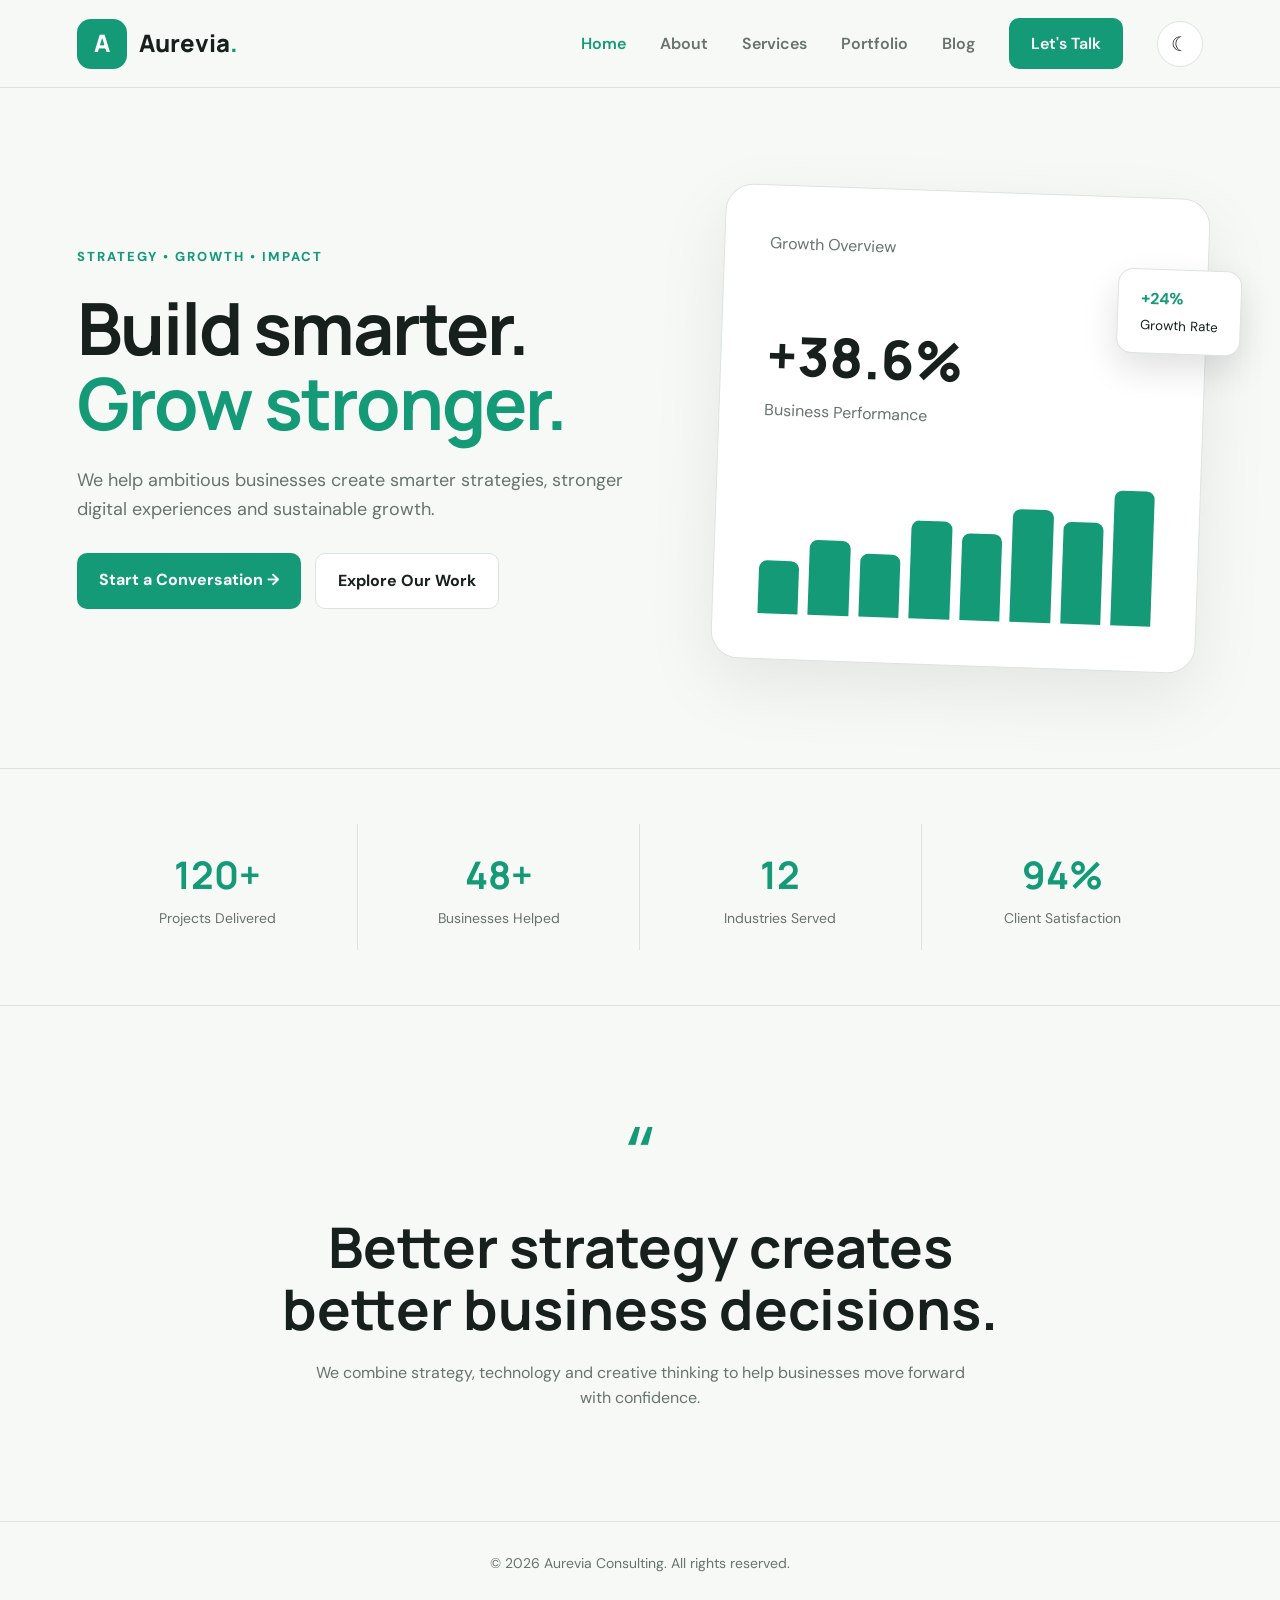
<file: index.html>
<!DOCTYPE html>
<html lang="en">
<head>
    <meta charset="UTF-8">
    <meta name="viewport" content="width=device-width, initial-scale=1.0">
    <title>Aurevia | Business Consulting</title>

    <link rel="preconnect" href="https://fonts.googleapis.com">
    <link rel="preconnect" href="https://fonts.gstatic.com" crossorigin>
    <link href="https://fonts.googleapis.com/css2?family=DM+Sans:wght@400;500;600;700&family=Manrope:wght@600;700;800&display=swap" rel="stylesheet">

    <link rel="stylesheet" href="style.css">
</head>

<body>

<header class="navbar">
    <a href="index.html" class="logo">
        <span class="logo-box">A</span>
        <span>Aurevia<span class="dot">.</span></span>
    </a>

    <nav>
        <a class="active" href="index.html">Home</a>
        <a href="about.html">About</a>
        <a href="services.html">Services</a>
        <a href="portfolio.html">Portfolio</a>
        <a href="blog.html">Blog</a>
        <a href="contact.html" class="talk-btn">Let's Talk</a>
        <button id="themeBtn" class="theme-btn">☾</button>
    </nav>
</header>


<main>

<section class="hero">

    <div class="hero-content">

        <p class="eyebrow">STRATEGY • GROWTH • IMPACT</p>

        <h1>
            Build smarter.<br>
            <span>Grow stronger.</span>
        </h1>

        <p class="hero-text">
            We help ambitious businesses create smarter strategies,
            stronger digital experiences and sustainable growth.
        </p>

        <div class="hero-buttons">
            <a href="contact.html" class="primary-btn">
                Start a Conversation →
            </a>

            <a href="portfolio.html" class="secondary-btn">
                Explore Our Work
            </a>
        </div>

    </div>


    <div class="growth-card">

        <div class="card-label">Growth Overview</div>

        <div class="growth-number">+38.6%</div>

        <p>Business Performance</p>

        <div class="chart">
            <span style="height:35%"></span>
            <span style="height:50%"></span>
            <span style="height:42%"></span>
            <span style="height:65%"></span>
            <span style="height:58%"></span>
            <span style="height:75%"></span>
            <span style="height:68%"></span>
            <span style="height:90%"></span>
        </div>

        <div class="growth-badge">
            <strong>+24%</strong>
            <small>Growth Rate</small>
        </div>

    </div>

</section>


<section class="stats">

    <div>
        <strong>120+</strong>
        <span>Projects Delivered</span>
    </div>

    <div>
        <strong>48+</strong>
        <span>Businesses Helped</span>
    </div>

    <div>
        <strong>12</strong>
        <span>Industries Served</span>
    </div>

    <div>
        <strong>94%</strong>
        <span>Client Satisfaction</span>
    </div>

</section>


<section class="quote-section">

    <p class="quote-mark">“</p>

    <h2>
        Better strategy creates<br>
        better business decisions.
    </h2>

    <p>
        We combine strategy, technology and creative thinking
        to help businesses move forward with confidence.
    </p>

</section>

</main>


<footer>
    <p>© 2026 Aurevia Consulting. All rights reserved.</p>
</footer>


<script src="script.js"></script>
</body>
</html>
</file>
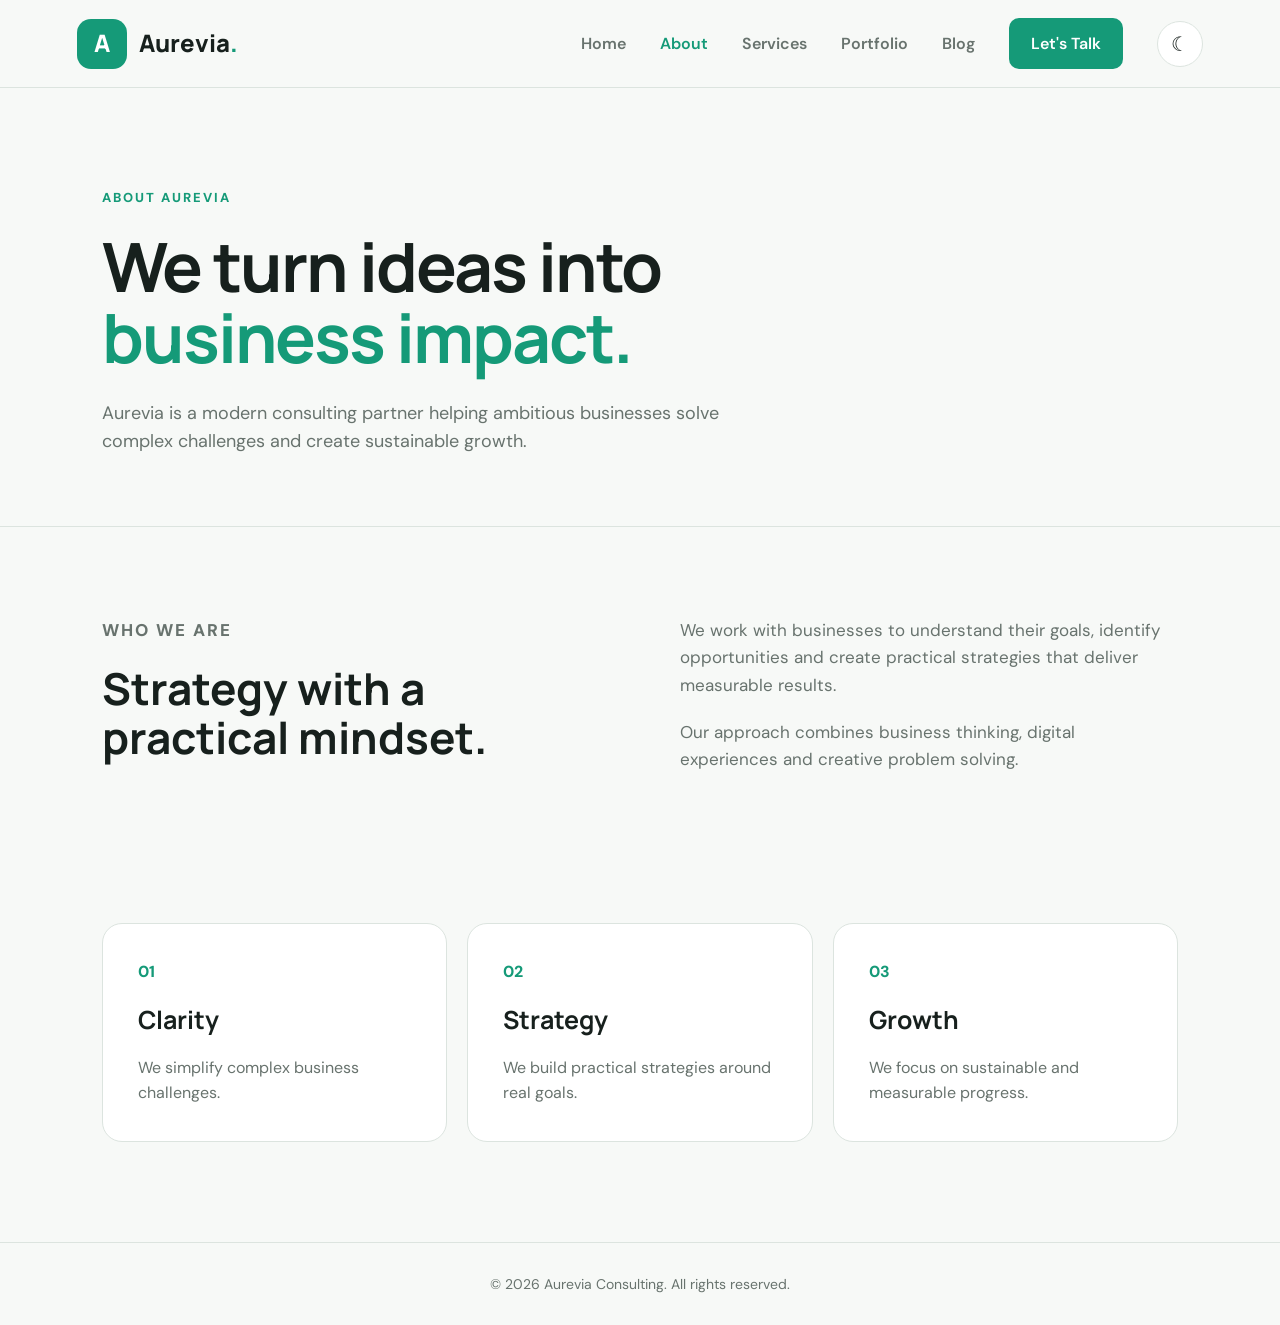
<file: about.html>
<!DOCTYPE html>
<html lang="en">
<head>
    <meta charset="UTF-8">
    <meta name="viewport" content="width=device-width, initial-scale=1.0">

    <title>About | Aurevia</title>

    <link rel="preconnect" href="https://fonts.googleapis.com">
    <link rel="preconnect" href="https://fonts.gstatic.com" crossorigin>

    <link href="https://fonts.googleapis.com/css2?family=DM+Sans:wght@400;500;600;700&family=Manrope:wght@600;700;800&display=swap" rel="stylesheet">

    <link rel="stylesheet" href="style.css">
</head>

<body>

<header class="navbar">

    <a href="index.html" class="logo">
        <span class="logo-box">A</span>
        <span>Aurevia<span class="dot">.</span></span>
    </a>

    <nav>
        <a href="index.html">Home</a>
        <a class="active" href="about.html">About</a>
        <a href="services.html">Services</a>
        <a href="portfolio.html">Portfolio</a>
        <a href="blog.html">Blog</a>
        <a href="contact.html" class="talk-btn">Let's Talk</a>
        <button id="themeBtn" class="theme-btn">☾</button>
    </nav>

</header>


<section class="page-hero">

    <p class="eyebrow">ABOUT AUREVIA</p>

    <h1>We turn ideas into<br><span>business impact.</span></h1>

    <p>
        Aurevia is a modern consulting partner helping ambitious
        businesses solve complex challenges and create sustainable growth.
    </p>

</section>


<section class="content-section">

    <div>
        <p class="section-label">WHO WE ARE</p>
        <h2>Strategy with a practical mindset.</h2>
    </div>

    <div>
        <p>
            We work with businesses to understand their goals,
            identify opportunities and create practical strategies
            that deliver measurable results.
        </p>

        <p>
            Our approach combines business thinking, digital
            experiences and creative problem solving.
        </p>
    </div>

</section>


<section class="values">

    <div class="value-card">
        <span>01</span>
        <h3>Clarity</h3>
        <p>We simplify complex business challenges.</p>
    </div>

    <div class="value-card">
        <span>02</span>
        <h3>Strategy</h3>
        <p>We build practical strategies around real goals.</p>
    </div>

    <div class="value-card">
        <span>03</span>
        <h3>Growth</h3>
        <p>We focus on sustainable and measurable progress.</p>
    </div>

</section>


<footer>
    <p>© 2026 Aurevia Consulting. All rights reserved.</p>
</footer>

<script src="script.js"></script>

</body>
</html>
</file>
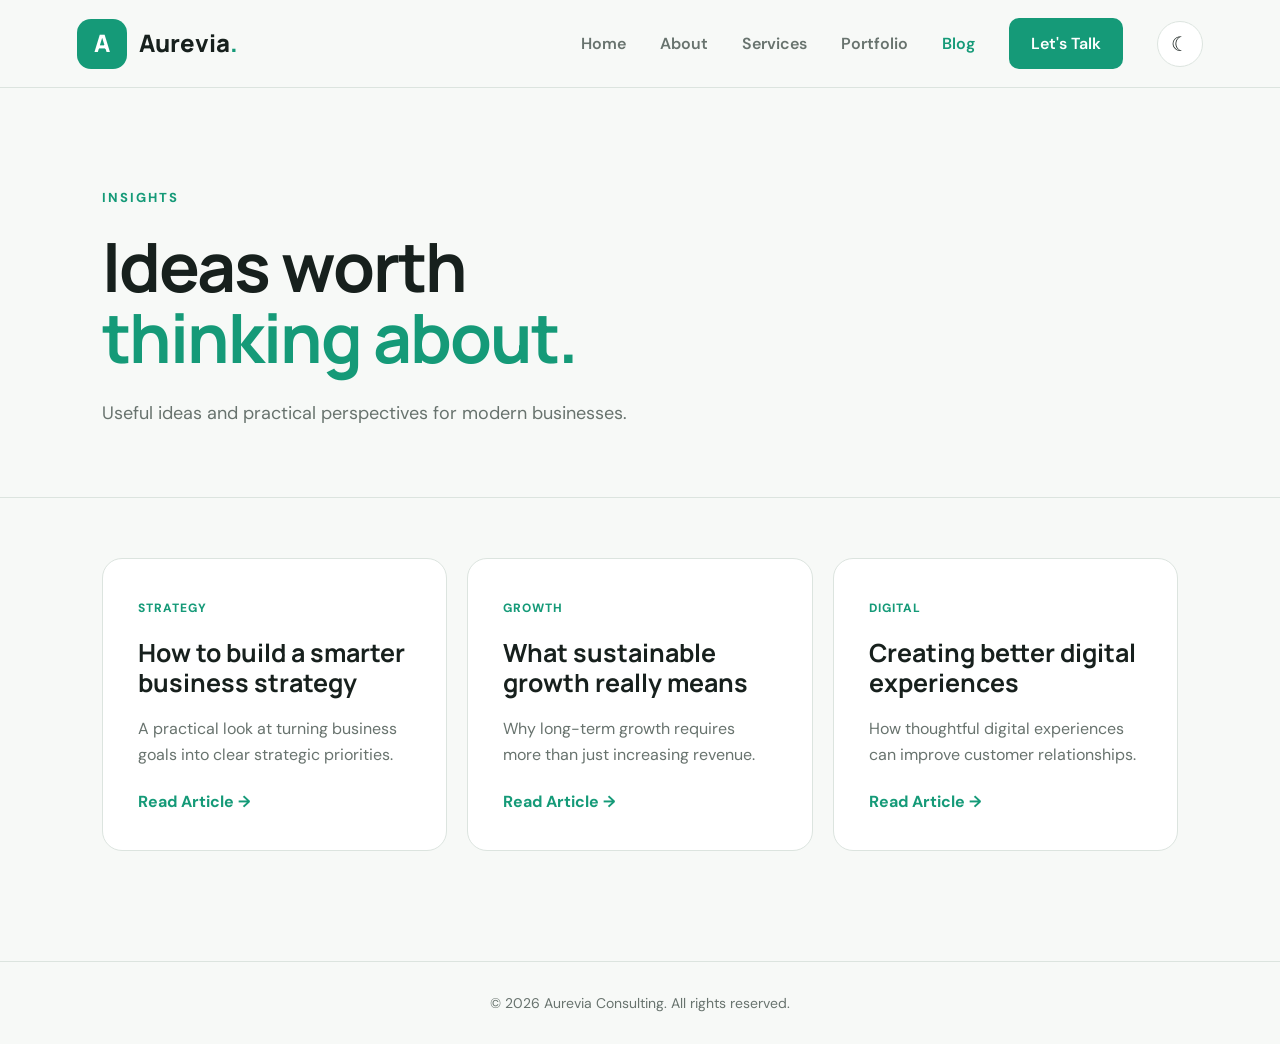
<file: blog.html>
<!DOCTYPE html>
<html lang="en">

<head>

<meta charset="UTF-8">
<meta name="viewport" content="width=device-width, initial-scale=1.0">

<title>Blog | Aurevia</title>

<link rel="preconnect" href="https://fonts.googleapis.com">
<link rel="preconnect" href="https://fonts.gstatic.com" crossorigin>

<link href="https://fonts.googleapis.com/css2?family=DM+Sans:wght@400;500;600;700&family=Manrope:wght@600;700;800&display=swap" rel="stylesheet">

<link rel="stylesheet" href="style.css">

</head>

<body>

<header class="navbar">

<a href="index.html" class="logo">
<span class="logo-box">A</span>
<span>Aurevia<span class="dot">.</span></span>
</a>

<nav>

<a href="index.html">Home</a>
<a href="about.html">About</a>
<a href="services.html">Services</a>
<a href="portfolio.html">Portfolio</a>
<a class="active" href="blog.html">Blog</a>

<a href="contact.html" class="talk-btn">Let's Talk</a>

<button id="themeBtn" class="theme-btn">☾</button>

</nav>

</header>


<section class="page-hero">

<p class="eyebrow">INSIGHTS</p>

<h1>Ideas worth<br><span>thinking about.</span></h1>

<p>
Useful ideas and practical perspectives for modern businesses.
</p>

</section>


<section class="blog-grid">

<article class="blog-card">

<span>STRATEGY</span>

<h2>How to build a smarter business strategy</h2>

<p>
A practical look at turning business goals into
clear strategic priorities.
</p>

<a href="#">Read Article →</a>

</article>


<article class="blog-card">

<span>GROWTH</span>

<h2>What sustainable growth really means</h2>

<p>
Why long-term growth requires more than just
increasing revenue.
</p>

<a href="#">Read Article →</a>

</article>


<article class="blog-card">

<span>DIGITAL</span>

<h2>Creating better digital experiences</h2>

<p>
How thoughtful digital experiences can improve
customer relationships.
</p>

<a href="#">Read Article →</a>

</article>

</section>


<footer>
<p>© 2026 Aurevia Consulting. All rights reserved.</p>
</footer>

<script src="script.js"></script>

</body>
</html>
</file>
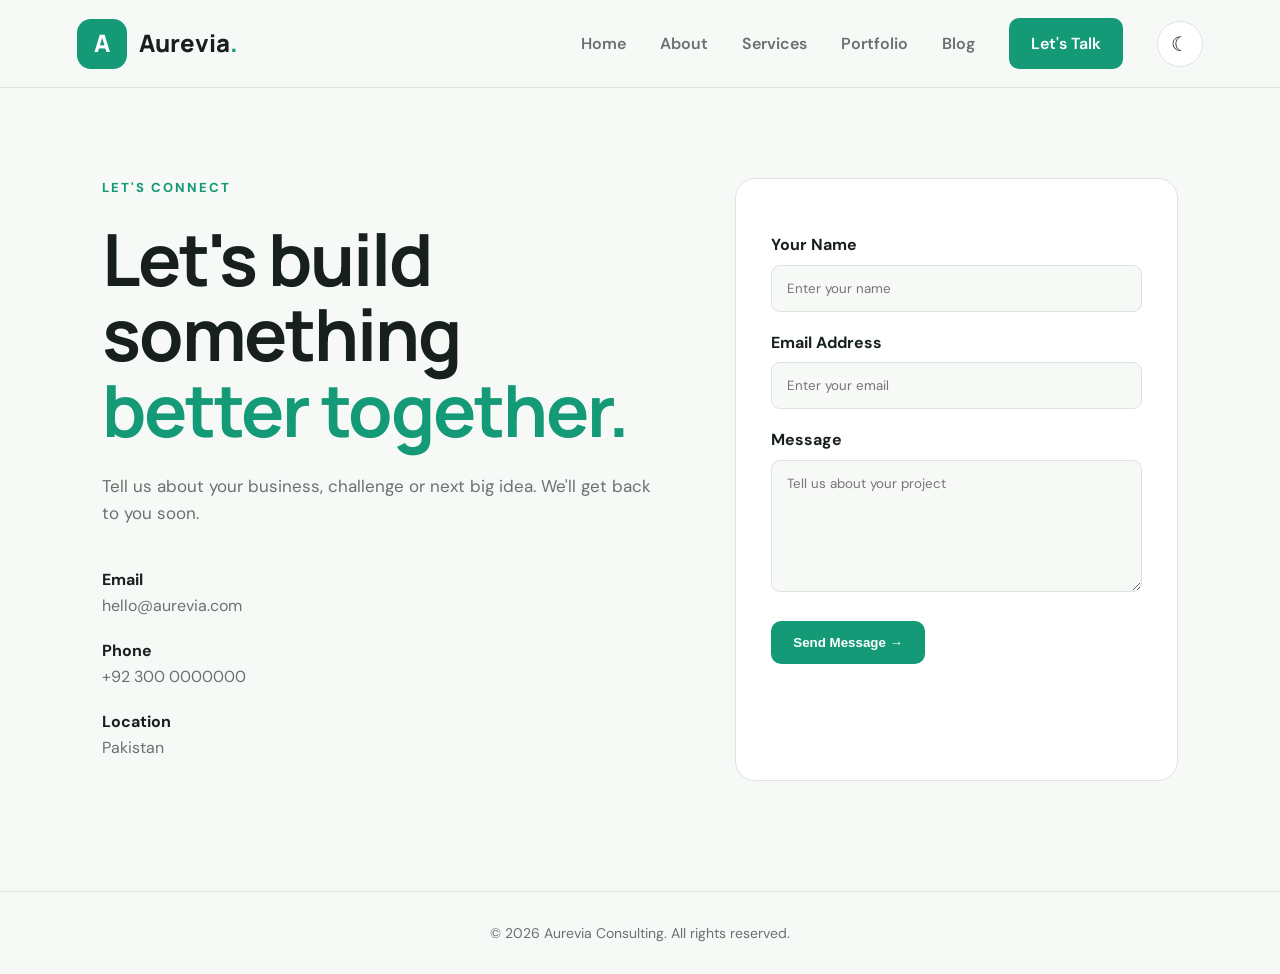
<file: contact.html>
<!DOCTYPE html>
<html lang="en">

<head>

<meta charset="UTF-8">
<meta name="viewport" content="width=device-width, initial-scale=1.0">

<title>Contact | Aurevia</title>

<link rel="preconnect" href="https://fonts.googleapis.com">
<link rel="preconnect" href="https://fonts.gstatic.com" crossorigin">

<link href="https://fonts.googleapis.com/css2?family=DM+Sans:wght@400;500;600;700&family=Manrope:wght@600;700;800&display=swap" rel="stylesheet">

<link rel="stylesheet" href="style.css">

</head>

<body>

<header class="navbar">

<a href="index.html" class="logo">
<span class="logo-box">A</span>
<span>Aurevia<span class="dot">.</span></span>
</a>

<nav>

<a href="index.html">Home</a>
<a href="about.html">About</a>
<a href="services.html">Services</a>
<a href="portfolio.html">Portfolio</a>
<a href="blog.html">Blog</a>

<a class="talk-btn" href="contact.html">Let's Talk</a>

<button id="themeBtn" class="theme-btn">☾</button>

</nav>

</header>


<section class="contact-section">

<div class="contact-info">

<p class="eyebrow">LET'S CONNECT</p>

<h1>Let's build something<br><span>better together.</span></h1>

<p>
Tell us about your business, challenge or next big idea.
We'll get back to you soon.
</p>

<div class="contact-details">

<p><strong>Email</strong><br>hello@aurevia.com</p>

<p><strong>Phone</strong><br>+92 300 0000000</p>

<p><strong>Location</strong><br>Pakistan</p>

</div>

</div>


<form id="contactForm">

<label>Your Name</label>
<input type="text" id="name" placeholder="Enter your name">

<label>Email Address</label>
<input type="email" id="email" placeholder="Enter your email">

<label>Message</label>
<textarea id="message" rows="6" placeholder="Tell us about your project"></textarea>

<button type="submit" class="primary-btn">
Send Message →
</button>

<p id="formMessage"></p>

</form>

</section>


<footer>
<p>© 2026 Aurevia Consulting. All rights reserved.</p>
</footer>

<script src="script.js"></script>

</body>
</html>
</file>
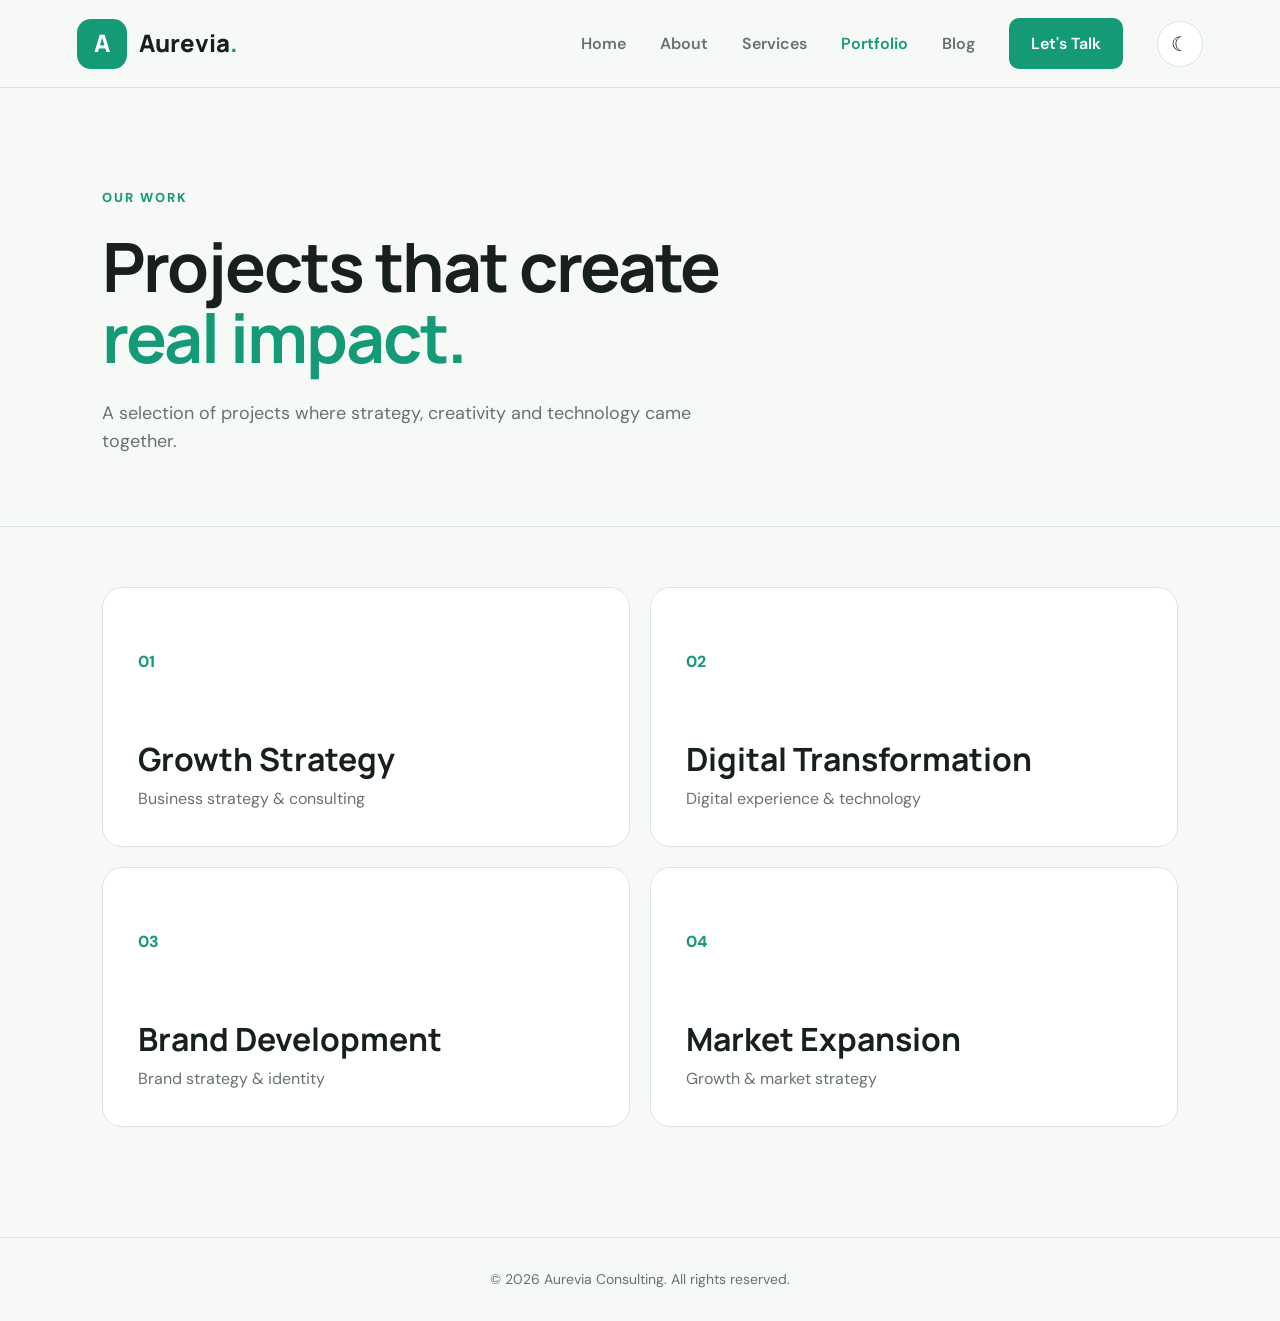
<file: portfolio.html>
<!DOCTYPE html>
<html lang="en">

<head>

<meta charset="UTF-8">
<meta name="viewport" content="width=device-width, initial-scale=1.0">

<title>Portfolio | Aurevia</title>

<link rel="preconnect" href="https://fonts.googleapis.com">
<link rel="preconnect" href="https://fonts.gstatic.com" crossorigin">

<link href="https://fonts.googleapis.com/css2?family=DM+Sans:wght@400;500;600;700&family=Manrope:wght@600;700;800&display=swap" rel="stylesheet">

<link rel="stylesheet" href="style.css">

</head>

<body>

<header class="navbar">

<a href="index.html" class="logo">
<span class="logo-box">A</span>
<span>Aurevia<span class="dot">.</span></span>
</a>

<nav>

<a href="index.html">Home</a>
<a href="about.html">About</a>
<a href="services.html">Services</a>
<a class="active" href="portfolio.html">Portfolio</a>
<a href="blog.html">Blog</a>

<a href="contact.html" class="talk-btn">Let's Talk</a>

<button id="themeBtn" class="theme-btn">☾</button>

</nav>

</header>


<section class="page-hero">

<p class="eyebrow">OUR WORK</p>

<h1>Projects that create<br><span>real impact.</span></h1>

<p>
A selection of projects where strategy, creativity
and technology came together.
</p>

</section>


<section class="portfolio-grid">

<div class="project-card">

<div class="project-number">01</div>

<h2>Growth Strategy</h2>

<p>Business strategy & consulting</p>

</div>


<div class="project-card">

<div class="project-number">02</div>

<h2>Digital Transformation</h2>

<p>Digital experience & technology</p>

</div>


<div class="project-card">

<div class="project-number">03</div>

<h2>Brand Development</h2>

<p>Brand strategy & identity</p>

</div>


<div class="project-card">

<div class="project-number">04</div>

<h2>Market Expansion</h2>

<p>Growth & market strategy</p>

</div>

</section>


<footer>
<p>© 2026 Aurevia Consulting. All rights reserved.</p>
</footer>

<script src="script.js"></script>

</body>
</html>
</file>
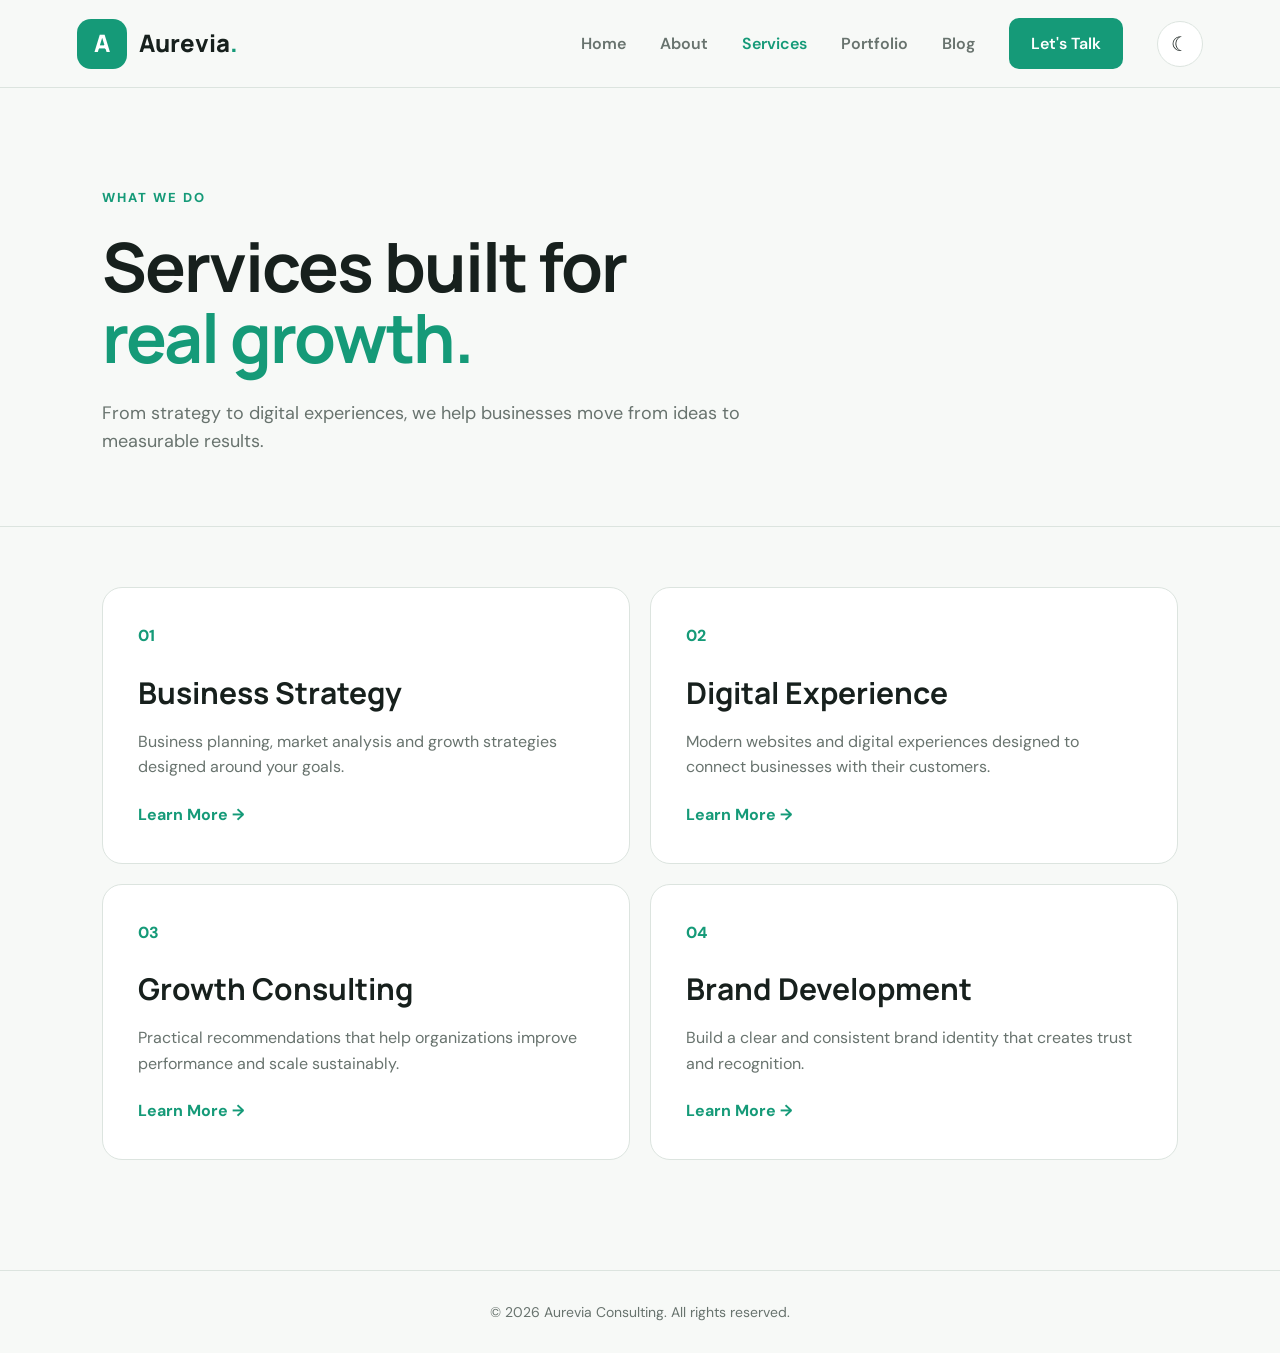
<file: services.html>
<!DOCTYPE html>
<html lang="en">
<head>

<meta charset="UTF-8">
<meta name="viewport" content="width=device-width, initial-scale=1.0">

<title>Services | Aurevia</title>

<link rel="preconnect" href="https://fonts.googleapis.com">
<link rel="preconnect" href="https://fonts.gstatic.com" crossorigin>

<link href="https://fonts.googleapis.com/css2?family=DM+Sans:wght@400;500;600;700&family=Manrope:wght@600;700;800&display=swap" rel="stylesheet">

<link rel="stylesheet" href="style.css">

</head>

<body>

<header class="navbar">

<a href="index.html" class="logo">
    <span class="logo-box">A</span>
    <span>Aurevia<span class="dot">.</span></span>
</a>

<nav>

<a href="index.html">Home</a>
<a href="about.html">About</a>
<a class="active" href="services.html">Services</a>
<a href="portfolio.html">Portfolio</a>
<a href="blog.html">Blog</a>

<a href="contact.html" class="talk-btn">
Let's Talk
</a>

<button id="themeBtn" class="theme-btn">☾</button>

</nav>

</header>


<section class="page-hero">

<p class="eyebrow">WHAT WE DO</p>

<h1>Services built for<br><span>real growth.</span></h1>

<p>
From strategy to digital experiences, we help businesses
move from ideas to measurable results.
</p>

</section>


<section class="services-grid">

<div class="service-card">

<span>01</span>

<h2>Business Strategy</h2>

<p>
Business planning, market analysis and growth strategies
designed around your goals.
</p>

<a href="contact.html">Learn More →</a>

</div>


<div class="service-card">

<span>02</span>

<h2>Digital Experience</h2>

<p>
Modern websites and digital experiences designed to
connect businesses with their customers.
</p>

<a href="contact.html">Learn More →</a>

</div>


<div class="service-card">

<span>03</span>

<h2>Growth Consulting</h2>

<p>
Practical recommendations that help organizations
improve performance and scale sustainably.
</p>

<a href="contact.html">Learn More →</a>

</div>


<div class="service-card">

<span>04</span>

<h2>Brand Development</h2>

<p>
Build a clear and consistent brand identity that
creates trust and recognition.
</p>

<a href="contact.html">Learn More →</a>

</div>

</section>


<footer>
<p>© 2026 Aurevia Consulting. All rights reserved.</p>
</footer>

<script src="script.js"></script>

</body>
</html>
</file>
<file: style.css>
* {
    margin: 0;
    padding: 0;
    box-sizing: border-box;
}

:root {

    --bg: #f7f9f7;
    --surface: #ffffff;
    --text: #17201d;
    --muted: #68736e;
    --border: #dce4df;

    --accent: #159a78;
    --accent-dark: #08775d;

    --nav: rgba(247, 249, 247, 0.94);
}

body.dark {

    --bg: #08100d;
    --surface: #101916;
    --text: #f3f7f5;
    --muted: #a5b2ad;
    --border: #26332e;

    --accent: #25a987;
    --accent-dark: #16876b;

    --nav: rgba(8, 16, 13, 0.94);
}


body {

    font-family: "DM Sans", sans-serif;

    background: var(--bg);
    color: var(--text);

    transition:
        background 0.3s ease,
        color 0.3s ease;

    line-height: 1.6;
}


/* =========================
   NAVBAR
========================= */

.navbar {

    position: sticky;
    top: 0;
    z-index: 1000;

    min-height: 88px;

    padding: 0 6%;

    display: grid;
    grid-template-columns: 1fr auto;

    align-items: center;

    background: var(--nav);

    border-bottom: 1px solid var(--border);

    backdrop-filter: blur(12px);
}


.logo {

    display: flex;
    align-items: center;
    gap: 12px;

    text-decoration: none;

    font-family: "Manrope", sans-serif;
    font-size: 24px;
    font-weight: 800;

    color: var(--text);
}


.logo-box {

    width: 50px;
    height: 50px;

    display: grid;
    place-items: center;

    background: var(--accent);
    color: white;

    border-radius: 14px;

    font-size: 24px;
}


.dot {
    color: var(--accent);
}


nav {

    display: flex;
    align-items: center;
    gap: 34px;
}


nav a {

    text-decoration: none;

    color: var(--muted);

    font-weight: 600;

    transition: 0.25s;
}


nav a:hover,
nav a.active {

    color: var(--accent);
}


.talk-btn {

    padding: 13px 22px;

    background: var(--accent);

    color: white !important;

    border-radius: 10px;
}


.theme-btn {

    width: 46px;
    height: 46px;

    border-radius: 50%;

    border: 1px solid var(--border);

    background: var(--surface);

    color: var(--text);

    cursor: pointer;

    font-size: 20px;
}


/* =========================
   HERO
========================= */

.hero {

    min-height: 680px;

    padding: 90px 6%;

    display: grid;

    grid-template-columns: 1fr 0.85fr;

    gap: 70px;

    align-items: center;
}


.eyebrow {

    color: var(--accent);

    font-size: 13px;

    font-weight: 800;

    letter-spacing: 2px;

    margin-bottom: 22px;
}


.hero h1,
.page-hero h1,
.contact-info h1 {

    font-family: "Manrope", sans-serif;

    font-size: clamp(48px, 6vw, 72px);

    line-height: 1.05;

    letter-spacing: -2px;

    max-width: 720px;
}


.hero h1 span,
.page-hero h1 span,
.contact-info h1 span {

    color: var(--accent);
}


.hero-text {

    max-width: 600px;

    margin: 25px 0 30px;

    font-size: 18px;

    color: var(--muted);
}


.hero-buttons {

    display: flex;

    gap: 14px;

    flex-wrap: wrap;
}


.primary-btn,
.secondary-btn {

    display: inline-block;

    padding: 14px 22px;

    border-radius: 10px;

    text-decoration: none;

    font-weight: 700;
}


.primary-btn {

    background: var(--accent);

    color: white;

    border: 0;

    cursor: pointer;
}


.secondary-btn {

    background: var(--surface);

    color: var(--text);

    border: 1px solid var(--border);
}


/* =========================
   GROWTH CARD
========================= */

.growth-card {

    position: relative;

    min-height: 420px;

    padding: 45px;

    background: var(--surface);

    border: 1px solid var(--border);

    border-radius: 28px;

    box-shadow: 0 25px 70px rgba(0,0,0,0.08);

    transform: rotate(2deg);
}


.card-label {

    color: var(--muted);

    margin-bottom: 55px;
}


.growth-number {

    font-family: "Manrope", sans-serif;

    font-size: 54px;

    font-weight: 800;
}


.growth-card p {

    color: var(--muted);
}


.chart {

    height: 150px;

    display: flex;

    align-items: end;

    gap: 10px;

    margin-top: 40px;
}


.chart span {

    flex: 1;

    min-width: 12px;

    background: var(--accent);

    border-radius: 8px 8px 0 0;
}


.growth-badge {

    position: absolute;

    top: 70px;
    right: -35px;

    padding: 16px 22px;

    background: var(--surface);

    border: 1px solid var(--border);

    border-radius: 15px;

    box-shadow: 0 15px 35px rgba(0,0,0,0.12);
}


.growth-badge strong {

    display: block;

    color: var(--accent);
}


/* =========================
   STATS
========================= */

.stats {

    padding: 55px 6%;

    display: grid;

    grid-template-columns: repeat(4, 1fr);

    border-top: 1px solid var(--border);

    border-bottom: 1px solid var(--border);
}


.stats div {

    text-align: center;

    padding: 20px;

    border-right: 1px solid var(--border);
}


.stats div:last-child {
    border: 0;
}


.stats strong {

    display: block;

    font-family: "Manrope";

    font-size: 38px;

    color: var(--accent);
}


.stats span {

    color: var(--muted);

    font-size: 14px;
}


/* =========================
   QUOTE
========================= */

.quote-section {

    padding: 110px 10%;

    text-align: center;
}


.quote-mark {

    font-size: 80px;

    color: var(--accent);

    line-height: 1;
}


.quote-section h2 {

    font-family: "Manrope";

    font-size: clamp(32px, 5vw, 56px);

    line-height: 1.1;

    margin: 20px auto;

    max-width: 850px;
}


.quote-section p:last-child {

    max-width: 650px;

    margin: auto;

    color: var(--muted);
}


/* =========================
   PAGE HERO
========================= */

.page-hero {

    padding: 100px 8% 70px;

    border-bottom: 1px solid var(--border);
}


.page-hero h1 {

    font-size: clamp(45px, 6vw, 68px);
}


.page-hero > p:last-child {

    max-width: 650px;

    margin-top: 25px;

    color: var(--muted);

    font-size: 18px;
}


/* =========================
   ABOUT
========================= */

.content-section {

    padding: 90px 8%;

    display: grid;

    grid-template-columns: 1fr 1fr;

    gap: 80px;
}


.section-label {

    color: var(--accent);

    font-weight: 800;

    letter-spacing: 2px;
}


.content-section h2 {

    font-family: "Manrope";

    font-size: 44px;

    line-height: 1.1;

    margin-top: 15px;
}


.content-section p {

    color: var(--muted);

    margin-bottom: 20px;

    font-size: 17px;
}


.values {

    padding: 40px 8% 100px;

    display: grid;

    grid-template-columns: repeat(3, 1fr);

    gap: 20px;
}


.value-card,
.service-card,
.project-card,
.blog-card {

    padding: 35px;

    background: var(--surface);

    border: 1px solid var(--border);

    border-radius: 20px;

    transition: 0.3s;
}


.value-card:hover,
.service-card:hover,
.project-card:hover,
.blog-card:hover {

    transform: translateY(-6px);

    border-color: var(--accent);
}


.value-card span,
.service-card > span,
.project-number {

    color: var(--accent);

    font-weight: 800;
}


.value-card h3 {

    font-family: "Manrope";

    font-size: 25px;

    margin: 15px 0;
}


.value-card p,
.service-card p,
.project-card p,
.blog-card p {

    color: var(--muted);
}


/* =========================
   SERVICES
========================= */

.services-grid {

    padding: 60px 8% 110px;

    display: grid;

    grid-template-columns: repeat(2, 1fr);

    gap: 20px;
}


.service-card h2 {

    font-family: "Manrope";

    font-size: 30px;

    margin: 20px 0 12px;
}


.service-card a,
.blog-card a {

    display: inline-block;

    margin-top: 22px;

    color: var(--accent);

    text-decoration: none;

    font-weight: 700;
}


/* =========================
   PORTFOLIO
========================= */

.portfolio-grid {

    padding: 60px 8% 110px;

    display: grid;

    grid-template-columns: repeat(2, 1fr);

    gap: 20px;
}


.project-card {

    min-height: 260px;

    display: flex;

    flex-direction: column;

    justify-content: end;
}


.project-card h2 {

    font-family: "Manrope";

    font-size: 32px;

    margin-top: 60px;
}


/* =========================
   BLOG
========================= */

.blog-grid {

    padding: 60px 8% 110px;

    display: grid;

    grid-template-columns: repeat(3, 1fr);

    gap: 20px;
}


.blog-card span {

    color: var(--accent);

    font-size: 12px;

    font-weight: 800;

    letter-spacing: 1px;
}


.blog-card h2 {

    font-family: "Manrope";

    font-size: 25px;

    line-height: 1.2;

    margin: 18px 0;
}


/* =========================
   CONTACT
========================= */

.contact-section {

    padding: 90px 8% 110px;

    display: grid;

    grid-template-columns: 1fr 0.8fr;

    gap: 80px;
}


.contact-info > p:not(.eyebrow) {

    max-width: 600px;

    color: var(--muted);

    margin-top: 25px;

    font-size: 17px;
}


.contact-details {

    margin-top: 40px;
}


.contact-details p {

    margin-bottom: 20px;

    color: var(--muted);
}


.contact-details strong {

    color: var(--text);
}


form {

    padding: 35px;

    background: var(--surface);

    border: 1px solid var(--border);

    border-radius: 20px;
}


form label {

    display: block;

    margin: 18px 0 7px;

    font-weight: 700;
}


form input,
form textarea {

    width: 100%;

    padding: 14px 15px;

    border: 1px solid var(--border);

    background: var(--bg);

    color: var(--text);

    border-radius: 9px;

    font-family: inherit;

    outline: none;
}


form input:focus,
form textarea:focus {

    border-color: var(--accent);
}


form button {

    margin-top: 22px;
}


#formMessage {

    margin-top: 15px;

    color: var(--accent);
}


/* =========================
   FOOTER
========================= */

footer {

    padding: 30px 6%;

    border-top: 1px solid var(--border);

    text-align: center;

    color: var(--muted);

    font-size: 14px;
}


/* =========================
   RESPONSIVE
========================= */

@media (max-width: 900px) {

    .navbar {

        grid-template-columns: 1fr;
        gap: 15px;

        padding: 15px 5%;
    }

    nav {

        flex-wrap: wrap;

        gap: 15px;
    }

    .hero,
    .contact-section,
    .content-section {

        grid-template-columns: 1fr;
    }

    .growth-card {

        transform: none;
    }

    .stats {

        grid-template-columns: repeat(2, 1fr);
    }

    .values,
    .services-grid,
    .portfolio-grid {

        grid-template-columns: 1fr;
    }

    .blog-grid {

        grid-template-columns: 1fr;
    }
}


@media (max-width: 600px) {

    .hero {

        padding: 65px 6%;
    }

    .hero h1 {

        font-size: 45px;
    }

    .page-hero h1 {

        font-size: 42px;
    }

    .stats {

        grid-template-columns: 1fr;
    }

    .stats div {

        border-right: 0;
        border-bottom: 1px solid var(--border);
    }

    nav a {

        font-size: 14px;
    }

}
</file>
